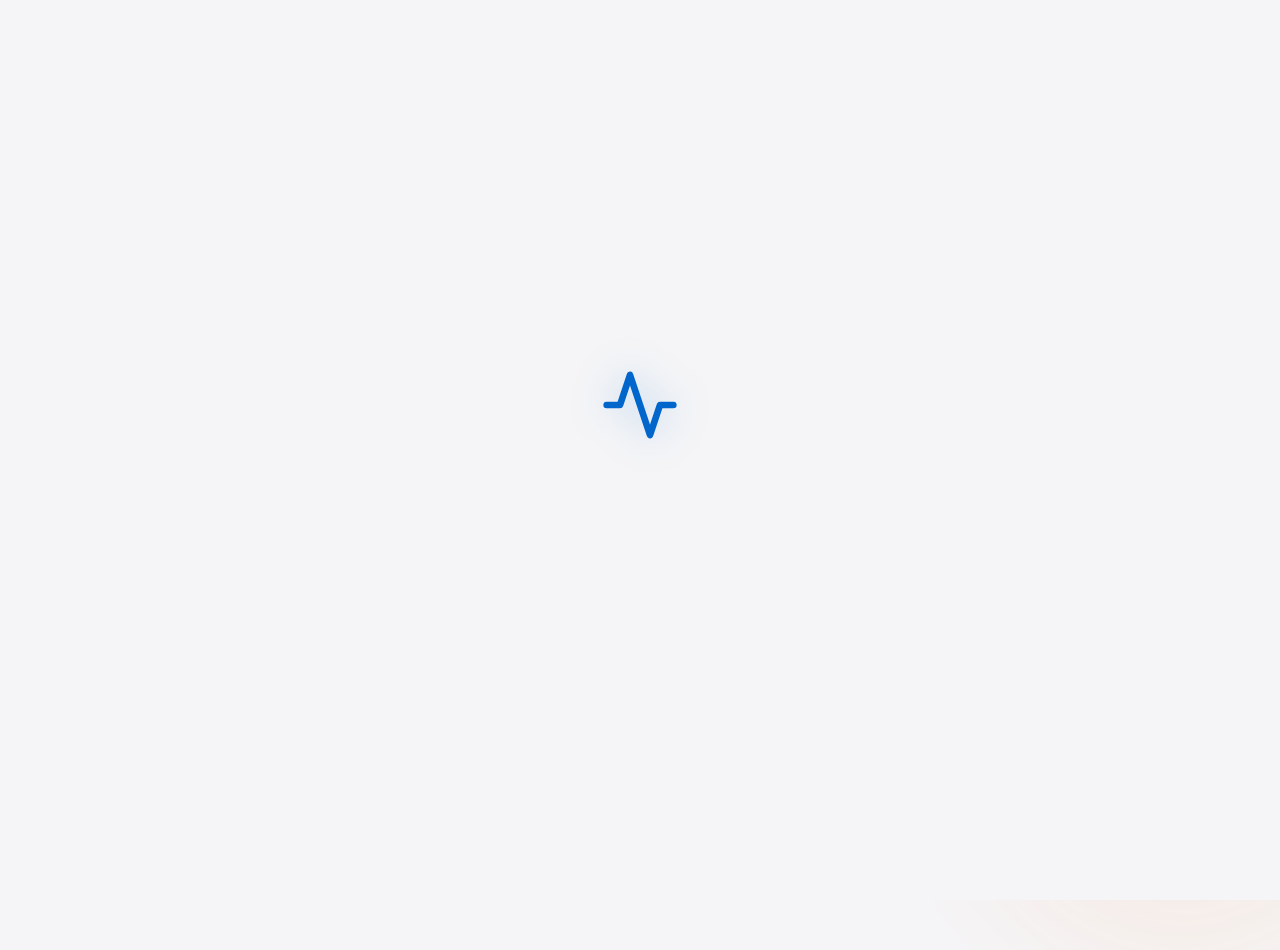
<file: Health/telehealth-auth/index.html>
<!DOCTYPE html>
<html lang="en">
<head>
    <meta charset="UTF-8">
    <meta name="viewport" content="width=device-width, initial-scale=1.0">
    <title>TeleHealth - Premium Telehealth</title>
    <link rel="stylesheet" href="styles.css">
</head>
<body>
    <!-- Splash Screen -->
    <div id="splashScreen" class="splash-screen">
        <div class="splash-content">
            <div class="splash-logo">
                <svg viewBox="0 0 24 24" width="80" height="80" stroke="currentColor" stroke-width="2" fill="none" stroke-linecap="round" stroke-linejoin="round">
                    <path d="M22 12h-4l-3 9L9 3l-3 9H2"></path>
                </svg>
            </div>
            <h1 class="splash-title">TeleHealth</h1>
        </div>
    </div>

    <!-- Abstract Background Elements -->
    <div class="background-shape shape-1"></div>
    <div class="background-shape shape-2"></div>
    <div class="background-shape shape-3"></div>

    <div class="app-container">
        <!-- Glassmorphism Card -->
        <div class="auth-card" id="authCard">
            <!-- Header Section -->
            <div class="auth-header">
                <div class="logo">
                    <svg viewBox="0 0 24 24" width="32" height="32" stroke="currentColor" stroke-width="2" fill="none" stroke-linecap="round" stroke-linejoin="round">
                        <path d="M22 12h-4l-3 9L9 3l-3 9H2"></path>
                    </svg>
                    <span>TeleHealth</span>
                </div>
            </div>

            <!-- Toggle Switch -->
            <div class="toggle-container">
                <div class="toggle-slider" id="toggleSlider"></div>
                <button class="toggle-btn active" id="btnSignIn" onclick="toggleForm('signin')">Sign In</button>
                <button class="toggle-btn" id="btnSignUp" onclick="toggleForm('signup')">Register</button>
            </div>

            <!-- Forms Wrapper (for animation) -->
            <div class="forms-wrapper" id="formsWrapper">
                
                <!-- Sign In Form -->
                <form class="auth-form" id="signInForm" onsubmit="event.preventDefault();">
                    <div class="text-center mb-6">
                        <h2>Welcome</h2>
                        <p class="subtitle">Enter your details to access your health portal.</p>
                    </div>

                    <div class="input-group">
                        <label for="signin-contact">Email or Mobile Number</label>
                        <input type="text" id="signin-contact" placeholder="name@example.com or +1234567890" required>
                    </div>

                    <div class="input-group">
                        <div class="label-row">
                            <label for="signin-password">Password</label>
                            <a href="#" class="forgot-link">Forgot password?</a>
                        </div>
                        <input type="password" id="signin-password" placeholder="••••••••" required>
                    </div>

                    <button type="submit" class="primary-button">
                        Sign In
                        <svg viewBox="0 0 24 24" width="16" height="16" stroke="currentColor" stroke-width="2" fill="none" class="btn-icon">
                            <line x1="5" y1="12" x2="19" y2="12"></line>
                            <polyline points="12 5 19 12 12 19"></polyline>
                        </svg>
                    </button>

                </form>

                <!-- Sign Up Form -->
                <form class="auth-form" id="signUpForm" onsubmit="event.preventDefault();">
                    <div class="text-center mb-6">
                        <h2>Create an account</h2>
                        <p class="subtitle">Join TeleHealth for premium medical care.</p>
                    </div>

                    <div class="form-row">
                        <div class="input-group">
                            <label for="signup-fname">First Name</label>
                            <input type="text" id="signup-fname" placeholder="First Name" required>
                        </div>
                        <div class="input-group">
                            <label for="signup-lname">Last Name</label>
                            <input type="text" id="signup-lname" placeholder="Last Name" required>
                        </div>
                    </div>

                    <div class="input-group">
                        <label for="signup-contact">Email or Mobile Number</label>
                        <input type="text" id="signup-contact" placeholder="name@example.com or +1234567890" required>
                    </div>
                    
                    <div class="input-group">
                        <label>I am a...</label>
                        <div class="role-selector">
                            <label class="role-card">
                                <input type="radio" name="role" value="patient" checked>
                                <span class="role-content">
                                    <svg viewBox="0 0 24 24" width="20" height="20" stroke="currentColor" stroke-width="2" fill="none">
                                        <path d="M20 21v-2a4 4 0 0 0-4-4H8a4 4 0 0 0-4 4v2"></path>
                                        <circle cx="12" cy="7" r="4"></circle>
                                    </svg>
                                    Patient
                                </span>
                            </label>
                            <label class="role-card">
                                <input type="radio" name="role" value="doctor">
                                <span class="role-content">
                                    <svg viewBox="0 0 24 24" width="20" height="20" stroke="currentColor" stroke-width="2" fill="none">
                                        <path d="M20 10c0 6-8 12-8 12s-8-6-8-12a8 8 0 0 1 16 0Z"></path>
                                        <circle cx="12" cy="10" r="3"></circle>
                                    </svg>
                                    Doctor
                                </span>
                            </label>
                        </div>
                    </div>

                    <div class="input-group">
                        <label for="signup-password">Password</label>
                        <input type="password" id="signup-password" placeholder="Create a strong password" required>
                        <div class="password-strength">
                            <div class="strength-bar" id="strengthBar"></div>
                        </div>
                    </div>

                    <button type="submit" class="primary-button mt-4">
                        Create Account
                        <svg viewBox="0 0 24 24" width="16" height="16" stroke="currentColor" stroke-width="2" fill="none" class="btn-icon">
                            <line x1="5" y1="12" x2="19" y2="12"></line>
                            <polyline points="12 5 19 12 12 19"></polyline>
                        </svg>
                    </button>
                    <p class="terms-text mt-4">By registering, you agree to our <a href="#">Terms of Service</a> and <a href="#">Privacy Policy</a>.</p>
                </form>

            </div>
        </div>
    </div>

    <script src="script.js"></script>
</body>
</html>
</file>
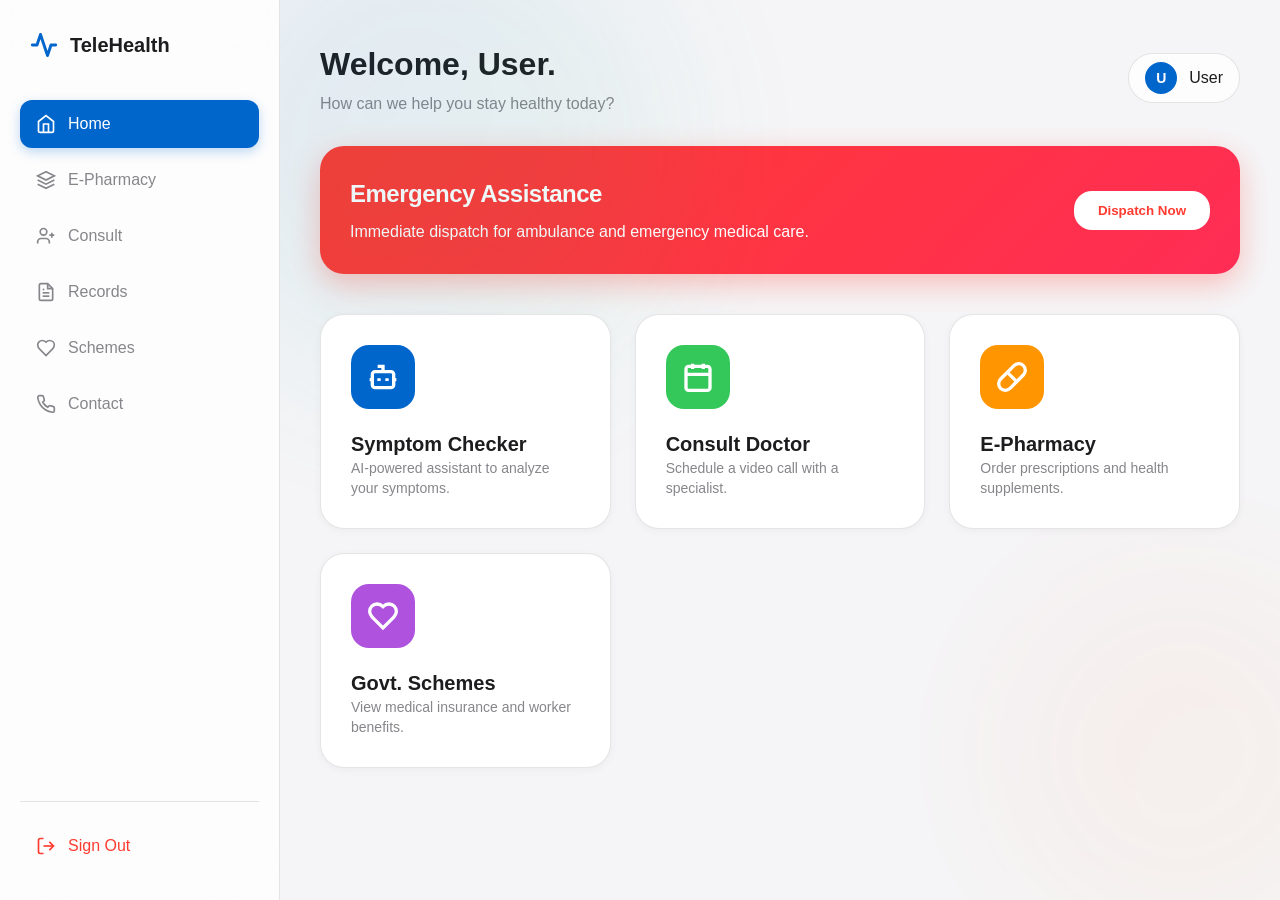
<file: Health/telehealth-auth/dashboard.html>
<!DOCTYPE html>
<html lang="en">
<head>
    <meta charset="UTF-8">
    <meta name="viewport" content="width=device-width, initial-scale=1.0">
    <title>TeleHealth - Dashboard</title>
    <link rel="stylesheet" href="styles.css">
</head>
<body class="dashboard-root">
    
    <!-- Sidebar Navigation -->
    <aside class="sidebar">
        <div class="sidebar-logo">
            <svg viewBox="0 0 24 24" width="28" height="28" stroke="currentColor" stroke-width="2.5" fill="none" stroke-linecap="round" stroke-linejoin="round" style="color: var(--apple-blue);">
                <path d="M22 12h-4l-3 9L9 3l-3 9H2"></path>
            </svg>
            <span>TeleHealth</span>
        </div>

        <ul class="nav-links">
            <li class="nav-item">
                <div class="nav-link active" onclick="switchTab('home')">
                    <svg viewBox="0 0 24 24" width="20" height="20" stroke="currentColor" stroke-width="2" fill="none">
                        <path d="m3 9 9-7 9 7v11a2 2 0 0 1-2 2H5a2 2 0 0 1-2-2z"></path>
                        <polyline points="9 22 9 12 15 12 15 22"></polyline>
                    </svg>
                    <span class="nav-text">Home</span>
                </div>
            </li>
            <li class="nav-item">
                <div class="nav-link" onclick="showTab('pharmacy')">
                    <svg viewBox="0 0 24 24" width="20" height="20" stroke="currentColor" stroke-width="2" fill="none"><path d="M12 2L2 7l10 5 10-5-10-5zM2 17l10 5 10-5M2 12l10 5 10-5"></path></svg>
                    <span class="nav-text">E-Pharmacy</span>
                </div>
            </li>
            <li class="nav-item">
                <div class="nav-link" onclick="showTab('consult')">
                    <svg viewBox="0 0 24 24" width="20" height="20" stroke="currentColor" stroke-width="2" fill="none">
                        <path d="M16 21v-2a4 4 0 0 0-4-4H6a4 4 0 0 0-4 4v2"></path>
                        <circle cx="9" cy="7" r="4"></circle>
                        <path d="M19 8v6M22 11h-6"></path>
                    </svg>
                    <span class="nav-text">Consult</span>
                </div>
            </li>
            <li class="nav-item">
                <div class="nav-link" onclick="showTab('records')">
                    <svg viewBox="0 0 24 24" width="20" height="20" stroke="currentColor" stroke-width="2" fill="none">
                        <path d="M14 2H6a2 2 0 0 0-2 2v16a2 2 0 0 0 2 2h12a2 2 0 0 0 2-2V8z"></path>
                        <polyline points="14 2 14 8 20 8"></polyline>
                        <line x1="16" y1="13" x2="8" y2="13"></line>
                        <line x1="16" y1="17" x2="8" y2="17"></line>
                        <polyline points="10 9 9 9 8 9"></polyline>
                    </svg>
                    <span class="nav-text">Records</span>
                </div>
            </li>
            <li class="nav-item">
                <div class="nav-link" onclick="showTab('schemes')">
                    <svg viewBox="0 0 24 24" width="20" height="20" stroke="currentColor" stroke-width="2" fill="none">
                        <path d="M19 14c1.49-1.46 3-3.21 3-5.5A5.5 5.5 0 0 0 16.5 3c-1.76 0-3 .5-4.5 2-1.5-1.5-2.74-2-4.5-2A5.5 5.5 0 0 0 2 8.5c0 2.3 1.5 4.05 3 5.5l7 7Z"></path>
                    </svg>
                    <span class="nav-text">Schemes</span>
                </div>
            </li>
            <li class="nav-item">
                <div class="nav-link" onclick="openModal('ivrModal')">
                    <svg viewBox="0 0 24 24" width="20" height="20" stroke="currentColor" stroke-width="2" fill="none">
                        <path d="M22 16.92v3a2 2 0 0 1-2.18 2 19.79 19.79 0 0 1-8.63-3.07 19.5 19.5 0 0 1-6-6 19.79 19.79 0 0 1-3.07-8.67A2 2 0 0 1 4.11 2h3a2 2 0 0 1 2 1.72 12.84 12.84 0 0 0 .7 2.81 2 2 0 0 1-.45 2.11L8.09 9.91a16 16 0 0 0 6 6l1.27-1.27a2 2 0 0 1 2.11-.45 12.84 12.84 0 0 0 2.81.7A2 2 0 0 1 22 16.92z"></path>
                    </svg>
                    <span class="nav-text">Contact</span>
                </div>
            </li>
        </ul>

        <div class="sidebar-footer">
            <div class="nav-link" style="color: var(--apple-red);" onclick="logout()">
                <svg viewBox="0 0 24 24" width="20" height="20" stroke="currentColor" stroke-width="2" fill="none">
                    <path d="M9 21H5a2 2 0 0 1-2-2V5a2 2 0 0 1 2-2h4"></path>
                    <polyline points="16 17 21 12 16 7"></polyline>
                    <line x1="21" y1="12" x2="9" y2="12"></line>
                </svg>
                <span class="nav-text">Sign Out</span>
            </div>
        </div>
    </aside>

    <!-- Main Content Area -->
    <main class="main-content">
        <!-- Background Abstract Shapes (Local to Main Content) -->
        <div class="background-shape shape-1" style="opacity: 0.3;"></div>
        <div class="background-shape shape-2" style="opacity: 0.3;"></div>

        <div id="contentRouter">
            <!-- Home Section (Default) -->
            <div id="homeSection" class="router-section view-standard">
                <div class="header-row">
                    <div class="welcome-section">
                        <h1 id="welcomeUser">Welcome, User.</h1>
                        <p id="dashboardSubtitle">How can we help you stay healthy today?</p>
                    </div>
                    <div class="user-badge">
                        <div class="user-avatar" id="avatarInitial">U</div>
                        <span id="userNameBadge">User</span>
                    </div>
                </div>

                <!-- Emergency Dispatch Widget -->
                <div class="emergency-widget">
                    <div class="emergency-info">
                        <h2>Emergency Assistance</h2>
                        <p>Immediate dispatch for ambulance and emergency medical care.</p>
                    </div>
                    <button class="emergency-btn" onclick="triggerSOS()">Dispatch Now</button>
                </div>

                <!-- Feature Launcher Grid -->
                <div class="launcher-grid" id="standardGrid">
                    <!-- Cards will be injected by JS or hardcoded for speed -->
                    <div class="app-card" onclick="activeFeature('chat')">
                        <div class="app-icon-wrapper" style="background: var(--apple-blue);">
                            <svg viewBox="0 0 24 24" width="32" height="32" stroke="currentColor" stroke-width="2.5" fill="none"><path d="M12 8V4H8"></path><rect width="16" height="12" x="4" y="8" rx="2"></rect><path d="M2 14h2M20 14h2M15 13v2M9 13v2"></path></svg>
                        </div>
                        <div class="app-info">
                            <h3>Symptom Checker</h3>
                            <p>AI-powered assistant to analyze your symptoms.</p>
                        </div>
                    </div>
                    <div class="app-card" onclick="activeFeature('doctor')">
                        <div class="app-icon-wrapper" style="background: var(--apple-green);">
                            <svg viewBox="0 0 24 24" width="32" height="32" stroke="currentColor" stroke-width="2.5" fill="none"><rect width="18" height="18" x="3" y="4" rx="2" ry="2"></rect><line x1="16" y1="2" x2="16" y2="6"></line><line x1="8" y1="2" x2="8" y2="6"></line><line x1="3" y1="10" x2="21" y2="10"></line></svg>
                        </div>
                        <div class="app-info">
                            <h3>Consult Doctor</h3>
                            <p>Schedule a video call with a specialist.</p>
                        </div>
                    </div>
                    <div class="app-card" onclick="activeFeature('pharmacy')">
                        <div class="app-icon-wrapper" style="background: var(--apple-orange);">
                            <svg viewBox="0 0 24 24" width="32" height="32" stroke="currentColor" stroke-width="2.5" fill="none"><path d="m10.5 20.5 10-10a4.95 4.95 0 1 0-7-7l-10 10a4.95 4.95 0 1 0 7 7Z"></path><path d="m8.5 8.5 7 7"></path></svg>
                        </div>
                        <div class="app-info">
                            <h3>E-Pharmacy</h3>
                            <p>Order prescriptions and health supplements.</p>
                        </div>
                    </div>
                    <div class="app-card" onclick="activeFeature('schemes')">
                        <div class="app-icon-wrapper" style="background: #af52de;">
                            <svg viewBox="0 0 24 24" width="32" height="32" stroke="currentColor" stroke-width="2.5" fill="none"><path d="M19 14c1.49-1.46 3-3.21 3-5.5A5.5 5.5 0 0 0 16.5 3c-1.76 0-3 .5-4.5 2-1.5-1.5-2.74-2-4.5-2A5.5 5.5 0 0 0 2 8.5c0 2.3 1.5 4.05 3 5.5l7 7Z"></path></svg>
                        </div>
                        <div class="app-info">
                            <h3>Govt. Schemes</h3>
                            <p>View medical insurance and worker benefits.</p>
                        </div>
                    </div>
                </div>

                <!-- Simple Mode Grid (Hidden by default) -->
                <div class="simple-mode-container" id="simpleGrid" style="display: none;">
                    <div class="simple-grid">
                        <div class="simple-app-card" style="background: var(--apple-blue);" onclick="activeFeature('voice')">
                            <svg viewBox="0 0 24 24" stroke="currentColor" stroke-width="2" fill="none"><path d="M12 2a3 3 0 0 0-3 3v7a3 3 0 0 0 6 0V5a3 3 0 0 0-3-3Z"></path><path d="M19 10v1a7 7 0 0 1-14 0v-1"></path><line x1="12" y1="19" x2="12" y2="22"></line></svg>
                            <span>TALK TO AI</span>
                        </div>
                        <div class="simple-app-card" style="background: var(--apple-green);" onclick="activeFeature('doctor')">
                            <svg viewBox="0 0 24 24" stroke="currentColor" stroke-width="2" fill="none"><path d="M16 21v-2a4 4 0 0 0-4-4H6a4 4 0 0 0-4 4v2"></path><circle cx="9" cy="7" r="4"></circle><line x1="19" y1="8" x2="19" y2="14"></line><line x1="22" y1="11" x2="16" y2="11"></line></svg>
                            <span>SEE DOCTOR</span>
                        </div>
                        <div class="simple-app-card" style="background: var(--apple-red);" onclick="triggerSOS()">
                            <svg viewBox="0 0 24 24" stroke="currentColor" stroke-width="2" fill="none"><path d="M15 14c.2-1 .7-1.7 1.5-2.5 1-.9 1.5-2.2 1.5-3.5A5 5 0 0 0 8 8c0 1.3.5 2.6 1.5 3.5.8.8 1.3 1.5 1.5 2.5"></path><path d="M9 18h6"></path><path d="M10 22h4"></path></svg>
                            <span>EMERGENCY</span>
                        </div>
                        <div class="simple-app-card" style="background: var(--apple-orange);" onclick="activeFeature('pharmacy')">
                            <svg viewBox="0 0 24 24" stroke="currentColor" stroke-width="2" fill="none"><path d="m10.5 20.5 10-10a4.95 4.95 0 1 0-7-7l-10 10a4.95 4.95 0 1 0 7 7Z"></path><path d="m8.5 8.5 7 7"></path></svg>
                            <span>MEDICINES</span>
                        </div>
                    </div>
                </div>
            </div>

            <!-- Consult Section -->
            <div id="consultSection" class="router-section" style="display: none;">
                <div class="section-header">
                    <h2 id="consultTitle">Consultations</h2>
                    <button class="primary-button" style="width: auto; padding: 8px 16px; font-size: 14px;" id="consultActionBtn">New Booking</button>
                </div>
                
                <div id="consultContent">
                    <!-- Dynamic Content -->
                    <div class="appointment-card">
                        <div class="time-slot">09:00 AM</div>
                        <div class="data-main">
                            <div class="data-title" id="consultSub1">General Checkup</div>
                            <div class="data-sub" id="consultSub2">Dr. Smith - Main Hospital</div>
                        </div>
                        <span class="badge badge-info">Confirmed</span>
                    </div>
                </div>
            </div>

            <!-- Records Section -->
            <div id="recordsSection" class="router-section" style="display: none;">
                <div class="section-header">
                    <h2 id="recordsTitle">Medical Records</h2>
                    <input type="file" id="recordUpload" style="display: none;" onchange="uploadRecord(this)">
                    <button class="primary-button" style="width: auto; padding: 8px 16px; font-size: 14px;" id="uploadBtn" onclick="document.getElementById('recordUpload').click()">Upload Document</button>
                </div>
                
                <div class="data-list" id="recordsList">
                    <!-- Dynamic Records -->
                    <div style="text-align: center; padding: 40px; color: var(--sys-text-secondary);">
                        Loading records...
                    </div>
                </div>
            </div>


            <!-- E-Pharmacy Section -->
            <div id="pharmacySection" class="router-section" style="display: none;">
                <div class="section-header">
                    <h2>E-Pharmacy & AI Analysis</h2>
                    <input type="file" id="prescriptionUpload" style="display: none;" onchange="analyzePrescription(this)">
                    <button class="primary-button" style="width: auto; padding: 8px 16px; font-size: 14px;" onclick="document.getElementById('prescriptionUpload').click()">Upload Prescription</button>
                </div>

                <div class="standard-grid" style="grid-template-columns: 1fr 1fr; gap: 20px;">
                    <!-- Analysis Result -->
                    <div class="card glass-card">
                        <h3>AI Prescription Analysis</h3>
                        <div id="analysisResult" style="margin-top: 15px;">
                            <p style="color: var(--sys-text-secondary);">Upload a prescription to see AI analysis here.</p>
                        </div>
                        <button class="primary-button" id="askAiBtn" style="margin-top: 20px; display: none;" onclick="openPharmacyChat()">Ask AI about Medicines</button>
                    </div>

                    <!-- Nearby Pharmacies -->
                    <div class="card">
                        <div style="display: flex; justify-content: space-between; align-items: center;">
                            <h3>Nearby Pharmacies</h3>
                            <span id="locationBadge" style="font-size: 10px; padding: 4px 8px; border-radius: 12px; background: rgba(52, 199, 89, 0.1); color: var(--apple-green);">Live Location Off</span>
                        </div>
                        <div class="data-list" id="pharmacyList" style="margin-top: 15px;">
                            <div style="text-align: center; padding: 20px; color: var(--sys-text-secondary);">
                                Enable location to find pharmacies.
                            </div>
                        </div>
                    </div>
                </div>
            </div>

            <!-- Schemes Section -->
            <div id="schemesSection" class="router-section" style="display: none;">
                <div class="section-header">
                    <h2>Govt. Health Schemes</h2>
                    <span class="badge badge-info shadow-none" style="background: rgba(0, 122, 255, 0.1); color: var(--apple-blue); font-size: 11px; display: flex; align-items: center; gap: 5px;">
                         Powered by OpenAI
                    </span>
                </div>
                
                <div id="schemesGrid" class="data-list" style="display: grid; grid-template-columns: repeat(auto-fit, minmax(280px, 1fr)); gap: 20px;">
                    <!-- AI Schemes will be injected here -->
                    <div style="grid-column: 1/-1; text-align: center; padding: 40px;">
                        <div class="loading-spinner"></div>
                        <p style="color: var(--sys-text-secondary); margin-top: 15px;">Fetching latest schemes from AI...</p>
                    </div>
                </div>
            </div>
        </div>
    </main>

    <!-- AI Symptom Checker Modal -->
    <div id="aiModal" class="modal-overlay">
        <div class="modal-content">
            <div class="modal-header">
                <div style="display: flex; align-items: center; gap: 10px;">
                    <svg viewBox="0 0 24 24" width="24" height="24" stroke="currentColor" stroke-width="2" fill="none" style="color: var(--apple-blue);">
                        <path d="M12 8V4H8"></path><rect width="16" height="12" x="4" y="8" rx="2"></rect><path d="M2 14h2M20 14h2M15 13v2M9 13v2"></path>
                    </svg>
                    <h3 style="font-weight: 700;">AI Symptom Checker</h3>
                </div>
                <button onclick="closeModal('aiModal')" style="background: none; border: none; font-size: 24px; cursor: pointer;">&times;</button>
            </div>
            <div class="chat-messages" id="chatMessages">
                <div class="message ai">Hello! I'm your TeleHealth AI assistant. How are you feeling today? Please describe your symptoms.</div>
            </div>
            <div class="chat-input-area">
                <input type="text" id="chatInput" class="chat-input" placeholder="Type your symptoms here..." onkeypress="handleChatKey(event)">
                <button class="send-btn" onclick="sendMessage()">
                    <svg viewBox="0 0 24 24" width="20" height="20" stroke="currentColor" stroke-width="2.5" fill="none"><line x1="22" y1="2" x2="11" y2="13"></line><polygon points="22 2 15 22 11 13 2 9 22 2"></polygon></svg>
                </button>
            </div>
        </div>
    </div>

    <!-- Alert Modal (for SOS/Emergency) -->
    <div id="sosModal" class="modal-overlay">
        <div class="modal-content" style="height: auto; max-width: 450px; text-align: center; padding: 40px;">
            <div style="color: var(--apple-red); margin-bottom: 20px;">
                <svg viewBox="0 0 24 24" width="80" height="80" stroke="currentColor" stroke-width="2" fill="none"><path d="M10.29 3.86L1.82 18a2 2 0 0 0 1.71 3h16.94a2 2 0 0 0 1.71-3L13.71 3.86a2 2 0 0 0-3.42 0z"></path><line x1="12" y1="9" x2="12" y2="13"></line><line x1="12" y1="17" x2="12.01" y2="17"></line></svg>
            </div>
            <h2 style="font-size: 28px; font-weight: 700; color: var(--apple-red);">SOS Triggered</h2>
            <p style="margin: 20px 0; font-size: 16px; color: var(--sys-text-secondary);">An emergency dispatch request has been sent to the nearest hospital. A medical team is being routed to your location.</p>
            <div style="background: #fff3f2; border: 1px solid #ffccca; padding: 15px; border-radius: var(--radius-md); margin-bottom: 30px;">
                <p style="font-weight: 700; color: var(--apple-red);">Estimated Response: 8-12 mins</p>
            </div>
            <button class="primary-button" onclick="closeModal('sosModal')">Understood</button>
        </div>
    </div>

    <!-- IVR Simulated Dialer Modal -->
    <div class="modal-overlay" id="ivrModal">
        <div class="modal-content ivr-modal-content">
            <div class="ivr-header">
                <h2>TeleHealth Support</h2>
                <p id="ivrStatus" class="connected">0:00</p>
            </div>
            
            <div class="ivr-display" id="ivrDisplay">
                Language Selection
            </div>

            <!-- Authentic In-Call Controls Row -->
            <div class="ivr-incall-controls">
                <div class="control-item">
                    <button class="control-btn" onclick="toggleIvrControl(this, 'mute')">
                        <svg viewBox="0 0 24 24" width="22" height="22" stroke="currentColor" stroke-width="2" fill="none"><path d="M12 1a3 3 0 0 0-3 3v8a3 3 0 0 0 6 0V4a3 3 0 0 0-3-3z"></path><path d="M19 10v1a7 7 0 0 1-14 0v-1"></path><line x1="12" y1="19" x2="12" y2="23"></line><line x1="8" y1="23" x2="16" y2="23"></line></svg>
                    </button>
                    <span class="control-label">mute</span>
                </div>
                <div class="control-item">
                    <button class="control-btn active" onclick="toggleIvrControl(this, 'keypad')">
                        <svg viewBox="0 0 24 24" width="22" height="22" stroke="currentColor" stroke-width="2" fill="none"><rect x="3" y="3" width="7" height="7"></rect><rect x="14" y="3" width="7" height="7"></rect><rect x="14" y="14" width="7" height="7"></rect><rect x="3" y="14" width="7" height="7"></rect></svg>
                    </button>
                    <span class="control-label">keypad</span>
                </div>
                <div class="control-item">
                    <button class="control-btn" onclick="toggleIvrControl(this, 'speaker')">
                        <svg viewBox="0 0 24 24" width="22" height="22" stroke="currentColor" stroke-width="2" fill="none"><polygon points="11 5 6 9 2 9 2 15 6 15 11 19 11 5"></polygon><path d="M19.07 4.93a10 10 0 0 1 0 14.14M15.54 8.46a5 5 0 0 1 0 7.07"></path></svg>
                    </button>
                    <span class="control-label">speaker</span>
                </div>
                <div class="control-item">
                    <button class="control-btn" onclick="toggleIvrControl(this, 'add')">
                        <svg viewBox="0 0 24 24" width="22" height="22" stroke="currentColor" stroke-width="2" fill="none"><line x1="12" y1="5" x2="12" y2="19"></line><line x1="5" y1="12" x2="19" y2="12"></line></svg>
                    </button>
                    <span class="control-label">add call</span>
                </div>
                <div class="control-item">
                    <button class="control-btn" onclick="toggleIvrControl(this, 'video')">
                        <svg viewBox="0 0 24 24" width="22" height="22" stroke="currentColor" stroke-width="2" fill="none"><polygon points="23 7 16 12 23 17 23 7"></polygon><rect x="1" y="5" width="15" height="14" rx="2" ry="2"></rect></svg>
                    </button>
                    <span class="control-label">FaceTime</span>
                </div>
                <div class="control-item">
                    <button class="control-btn" onclick="toggleIvrControl(this, 'contacts')">
                        <svg viewBox="0 0 24 24" width="22" height="22" stroke="currentColor" stroke-width="2" fill="none"><path d="M20 21v-2a4 4 0 0 0-4-4H8a4 4 0 0 0-4 4v2"></path><circle cx="12" cy="7" r="4"></circle></svg>
                    </button>
                    <span class="control-label">contacts</span>
                </div>
            </div>

            <div class="dialpad" id="ivrDialpad">
                <button class="dial-btn" onclick="ivrPress('1')">1<span class="letters"> </span></button>
                <button class="dial-btn" onclick="ivrPress('2')">2<span class="letters">ABC</span></button>
                <button class="dial-btn" onclick="ivrPress('3')">3<span class="letters">DEF</span></button>
                <button class="dial-btn" onclick="ivrPress('4')">4<span class="letters">GHI</span></button>
                <button class="dial-btn" onclick="ivrPress('5')">5<span class="letters">JKL</span></button>
                <button class="dial-btn" onclick="ivrPress('6')">6<span class="letters">MNO</span></button>
                <button class="dial-btn" onclick="ivrPress('7')">7<span class="letters">PQRS</span></button>
                <button class="dial-btn" onclick="ivrPress('8')">8<span class="letters">TUV</span></button>
                <button class="dial-btn" onclick="ivrPress('9')">9<span class="letters">WXYZ</span></button>
                <button class="dial-btn" onclick="ivrPress('*')">*</button>
                <button class="dial-btn" onclick="ivrPress('0')">0<span class="letters">+</span></button>
                <button class="dial-btn" onclick="ivrPress('#')">#</button>
            </div>

            <div class="ivr-bottom-controls">
                <button class="end-call-btn" onclick="endIvrCall()">
                    <svg viewBox="0 0 24 24" width="32" height="32" fill="white">
                        <path d="M6.62 10.79a15.05 15.05 0 006.59 6.59l2.2-2.2c.27-.27.67-.36 1.02-.24 1.12.37 2.33.57 3.57.57.55 0 1 .45 1 1V20c0 .55-.45 1-1 1-9.39 0-17-7.61-17-17 0-.55.45-1 1-1h3.5c.55 0 1 .45 1 1 0 1.25.2 2.45.57 3.57.11.35.03.74-.25 1.02l-2.2 2.2z" transform="rotate(135 12 12)"/>
                    </svg>
                </button>
            </div>
        </div>
    </div>

    </main>

    <script src="script.js"></script>
    <script>
        let currentMode = 'standard';
        let userRole = 'patient';
        let userId = 1;

        document.addEventListener('DOMContentLoaded', () => {
            const urlParams = new URLSearchParams(window.location.search);
            const name = urlParams.get('name') || 'User';
            userRole = urlParams.get('role') || 'patient';
            userId = urlParams.get('userId') || 1;
            
            document.getElementById('welcomeUser').textContent = `Welcome, ${name}.`;
            document.getElementById('userNameBadge').textContent = name;
            document.getElementById('avatarInitial').textContent = name.charAt(0).toUpperCase();

            // Setup Role-Based UI
            setupRoleUI();

            // Subtle intro animation
            const container = document.querySelector('.main-content');
            container.style.opacity = '0';
            container.style.transform = 'translateY(10px)';
            container.style.transition = 'all 0.5s ease-out';
            
            setTimeout(() => {
                container.style.opacity = '1';
                container.style.transform = 'translateY(0)';
            }, 100);
        });

        function setupRoleUI() {
            const consultTitle = document.getElementById('consultTitle');
            const consultActionBtn = document.getElementById('consultActionBtn');
            const consultContent = document.getElementById('consultContent');
            const recordsList = document.getElementById('recordsList');

            if (userRole === 'doctor') {
                consultTitle.textContent = "My Appointments";
                consultActionBtn.textContent = "Manage Availability";
                consultContent.innerHTML = `
                    <div class="appointment-card">
                        <div class="time-slot">10:30 AM</div>
                        <div class="data-main">
                            <div class="data-title">Rahul Sharma</div>
                            <div class="data-sub">Consultation • Patient ID: #8822</div>
                        </div>
                        <button class="primary-button" style="width: auto; padding: 6px 12px; font-size: 12px; background: var(--apple-green);">Start Call</button>
                    </div>
                `;
                recordsList.innerHTML = `
                    <div style="text-align: center; padding: 40px; color: var(--sys-text-secondary);">
                        Click to view patient history
                    </div>
                `;
                document.getElementById('uploadBtn').style.display = 'none';
                document.getElementById('recordsTitle').textContent = "Patient Health Records";
            } else {
                // Patient defaults stay or get reinforced
                consultTitle.textContent = "Book Consultation";
                consultActionBtn.textContent = "Find Doctors";
                document.getElementById('uploadBtn').style.display = 'block';
                document.getElementById('recordsTitle').textContent = "Medical Records";
            }
        }

        function showTab(tabId) {
            document.querySelectorAll('.nav-link').forEach(link => link.classList.remove('active'));
            const activeLink = document.querySelector(`[onclick="showTab('${tabId}')"]`);
            if (activeLink) activeLink.classList.add('active');

            const sections = ['homeSection', 'consultSection', 'recordsSection', 'schemesSection', 'pharmacySection'];
            sections.forEach(id => {
                const el = document.getElementById(id);
                if (el) el.style.display = (id === tabId + 'Section') ? 'block' : 'none';
            });

            if (tabId === 'records') {
                loadRecords();
            }
            
            if (tabId === 'pharmacy') {
                initPharmacy();
            }

            if (tabId === 'schemes') {
                loadSchemes();
            }
        }

        async function loadSchemes() {
            const grid = document.getElementById('schemesGrid');
            try {
                const response = await fetch('/api/schemes', { method: 'GET' });
                const data = await response.json();
                
                if (data.schemes) {
                    grid.innerHTML = data.schemes.map(s => `
                        <div class="app-card" style="padding: 24px; height: auto; flex-direction: column; align-items: flex-start; gap: 12px;">
                            <div class="badge badge-info shadow-none" style="margin-bottom: 5px;">Health Policy</div>
                            <h3 style="font-size: 18px; margin: 0;">${s.name}</h3>
                            <p style="font-size: 14px; margin: 0; opacity: 0.8; line-height: 1.5;">${s.desc}</p>
                            <button class="primary-button" style="width: auto; padding: 10px 15px; font-size: 13px; margin-top: 5px;" onclick="alert('Proceeding to ${s.name} portal...')">Apply Now</button>
                        </div>
                    `).join('');
                }
            } catch (err) {
                grid.innerHTML = `<p style="color: var(--apple-red); padding: 20px;">Failed to load schemes. Please try again later.</p>`;
            }
        }

        async function loadRecords() {
            const list = document.getElementById('recordsList');
            try {
                const response = await fetch('/api/get-records', {
                    method: 'POST',
                    body: JSON.stringify({ userId, role: userRole })
                });
                const data = await response.json();
                
                if (data.records && data.records.length > 0) {
                    list.innerHTML = data.records.map(r => `
                        <div class="data-row" onclick="window.open('${r.file_path}', '_blank')">
                            <div style="margin-right: 15px; color: var(--apple-blue);">
                                <svg viewBox="0 0 24 24" width="24" height="24" stroke="currentColor" stroke-width="2" fill="none">
                                    <path d="M14 2H6a2 2 0 0 0-2 2v16a2 2 0 0 0 2 2h12a2 2 0 0 0 2-2V8z"></path>
                                    <polyline points="14 2 14 8 20 8"></polyline>
                                </svg>
                            </div>
                            <div class="data-main">
                                <div class="data-title">${r.file_name}</div>
                                <div class="data-sub">${userRole === 'doctor' ? 'Patient: ' + r.patient_name : 'Uploaded on ' + new Date(r.upload_date).toLocaleDateString()}</div>
                            </div>
                            <svg viewBox="0 0 24 24" width="20" height="20" stroke="currentColor" stroke-width="2" fill="none" style="color: var(--sys-text-secondary);">
                                <polyline points="9 18 15 12 9 6"></polyline>
                            </svg>
                        </div>
                    `).join('');
                } else {
                    list.innerHTML = `<div style="text-align: center; padding: 40px; color: var(--sys-text-secondary);">No medical records found.</div>`;
                }
            } catch (err) {
                list.innerHTML = `<p style="color: var(--apple-red); padding: 20px;">Error loading records.</p>`;
            }
        }

        async function uploadRecord(input) {
            if (!input.files || input.files.length === 0) return;
            const file = input.files[0];
            
            const uploadBtn = document.getElementById('uploadBtn');
            const originalText = uploadBtn.textContent;
            uploadBtn.textContent = "Uploading...";
            uploadBtn.disabled = true;

            try {
                const response = await fetch('/api/upload-record', {
                    method: 'POST',
                    body: file
                });
                
                if (response.ok) {
                    alert('Document uploaded successfully!');
                    loadRecords();
                } else {
                    alert('Upload failed.');
                }
            } catch (err) {
                alert('Connection error during upload.');
            } finally {
                uploadBtn.textContent = originalText;
                uploadBtn.disabled = false;
                input.value = '';
            }
        }

        async function initPharmacy() {
            if ("geolocation" in navigator) {
                navigator.geolocation.getCurrentPosition(async (position) => {
                    const { latitude, longitude } = position.coords;
                    document.getElementById('locationBadge').textContent = "Live Location On";
                    loadNearbyPharmacies(latitude, longitude);
                }, (err) => {
                    console.log("Location denied", err);
                    loadNearbyPharmacies(18.5204, 73.8567); // Demo fallback (Pune)
                });
            }
        }

        async function loadNearbyPharmacies(lat, lng) {
            const list = document.getElementById('pharmacyList');
            try {
                const response = await fetch('/api/nearby-pharmacies', {
                    method: 'POST',
                    body: JSON.stringify({ lat, lng })
                });
                const data = await response.json();
                
                list.innerHTML = data.pharmacies.map(p => `
                    <div class="data-row">
                        <div class="data-main">
                            <div class="data-title">${p.name}</div>
                            <div class="data-sub">${p.dist} • ${p.address}</div>
                        </div>
                        <div style="text-align: right;">
                            <span class="badge ${p.stock === 'In Stock' ? 'badge-success' : 'badge-warning'}">${p.stock}</span>
                            <div style="font-size: 10px; color: var(--apple-blue); margin-top: 4px;">Call Pharmacy</div>
                        </div>
                    </div>
                `).join('');
            } catch (err) {
                list.innerHTML = `<p style="color: var(--apple-red);">Error loading pharmacies.</p>`;
            }
        }

        async function analyzePrescription(input) {
            const resultDiv = document.getElementById('analysisResult');
            resultDiv.innerHTML = '<div class="loading-spinner"></div><p style="text-align:center">AI Analysis in progress...</p>';
            
            try {
                const response = await fetch('/api/analyze-prescription', {
                    method: 'POST',
                    body: input.files[0]
                });
                const data = await response.json();
                
                resultDiv.innerHTML = `
                    <div style="background: rgba(0,122,255,0.05); padding: 15px; border-radius: 12px; margin-bottom: 15px;">
                        <div style="font-weight: 600; font-size: 14px; margin-bottom: 10px; color: var(--apple-blue);">Detected Medications:</div>
                        ${data.medicines.map(m => `
                            <div style="display: flex; justify-content: space-between; border-bottom: 1px solid rgba(0,0,0,0.05); padding: 8px 0;">
                                <span style="font-weight: 500;">${m.name} (${m.dosage})</span>
                                <span style="font-size: 12px; color: var(--sys-text-secondary);">${m.freq}</span>
                            </div>
                        `).join('')}
                    </div>
                    <p style="font-size: 12px; font-style: italic; color: var(--apple-green);">${data.note}</p>
                `;
                document.getElementById('askAiBtn').style.display = 'block';
            } catch (err) {
                resultDiv.innerHTML = `<p style="color: var(--apple-red);">AI Analysis failed.</p>`;
            }
        }

        function openPharmacyChat() {
            // Re-using the chat logic from AI section/modal but specialized for pharmacy
            alert("Starting Pharmacy AI Assistant (ChatGPT Powered)...\n\nAnalyzing side effects and interactions for extracted medicines...");
        }

        function toggleMode() {
            const standard = document.getElementById('standardGrid');
            const simple = document.getElementById('simpleGrid');
            const modeText = document.getElementById('modeText');
            const modeToggler = document.getElementById('modeToggler');
            const subtitle = document.getElementById('dashboardSubtitle');

            if (currentMode === 'standard') {
                currentMode = 'simple';
                standard.style.display = 'none';
                simple.style.display = 'grid';
                modeText.textContent = 'Standard Mode';
                subtitle.textContent = 'Tap a large button to start.';
                modeToggler.style.background = 'var(--apple-blue)';
            } else {
                currentMode = 'standard';
                standard.style.display = 'grid';
                simple.style.display = 'none';
                modeText.textContent = 'Simple Mode';
                subtitle.textContent = 'How can we help you stay healthy today?';
                modeToggler.style.background = 'var(--sys-text-primary)';
            }
        }

        function activeFeature(feature) {
            if (feature === 'chat') {
                openModal('aiModal');
            } else if (feature === 'voice') {
                alert('Voice AI Service Initializing... \nPlease speak after the beep. (Simulated)');
            } else if (feature === 'schemes') {
                showTab('schemes');
            } else if (feature === 'doctor') {
                showTab('consult');
            } else if (feature === 'pharmacy') {
                showTab('pharmacy');
            } else {
                alert(`Launching ${feature.toUpperCase()}... \nThis module is being connected from the Master repository.`);
            }
        }

        function triggerSOS() {
            openModal('sosModal');
        }

        function openModal(id) {
            const modal = document.getElementById(id);
            modal.style.display = 'flex';
            setTimeout(() => modal.classList.add('active'), 10);
        }

        function closeModal(id) {
            const modal = document.getElementById(id);
            modal.classList.remove('active');
            setTimeout(() => modal.style.display = 'none', 300);
        }

        function logout() {
            window.location.href = 'index.html';
        }

        // IVR Logic (Enhanced for Apple UI/UX)
        let ivrActive = false;
        let currentIvrState = 'language'; 
        let ivrLang = 'en';
        let ivrStartTime = 0;
        let ivrTimerInterval = null;

        const ivrPrompts = {
            'language': "Welcome to TeleHealth Support Service. For better assistance, please select your preferred language. Press 1 for English. Press 2 for Hindi. Press 3 for Punjabi. Press 4 for Marathi.",
            'main': "Main Menu. Please select from the following options. Press 1 to talk to a doctor. Press 2 to book an appointment. Press 3 to check appointment status. Press 4 for emergency medical help. Press 5 for health information and advice. Press 6 for telemedicine video consultation. Press 0 to speak to customer support.",
            'doctor': "Talk to a Doctor. Press 1 for General Physician. Press 2 for Child Specialist. Press 3 for Women's Health Specialist. Press 4 for Mental Health Counseling. Press 9 to go back to main menu.",
            'appointment': "Book Appointment. Press 1 for Today's Appointment. Press 2 to schedule for another day. Press 3 to cancel appointment. Press 9 to go back.",
            'status': "Please enter your Appointment ID followed by the hash key.",
            'emergency': "If this is a medical emergency, please stay on the line. Your call will be transferred to the nearest healthcare professional. Or Press 1 for Ambulance Request. Press 2 for Emergency Doctor Consultation.",
            'health_info': "Health Information. Press 1 for Fever and Cold Advice. Press 2 for COVID-19 Information. Press 3 for Vaccination Information. Press 4 for Maternal and Child Health.",
            'video': "Download our mobile app to start video consultation. An SMS link will be sent to your registered mobile number automatically.",
            'support': "Please wait while we connect you to a TeleHealth support representative. Your estimated wait time is 2 minutes.",
        };

        // DTMF Sound Generator
        const audioCtx = new (window.AudioContext || window.webkitAudioContext)();
        function playDTMF(f1, f2) {
            const osc1 = audioCtx.createOscillator();
            const osc2 = audioCtx.createOscillator();
            const gain = audioCtx.createGain();

            osc1.frequency.value = f1;
            osc2.frequency.value = f2;
            gain.gain.value = 0.1;

            osc1.connect(gain);
            osc2.connect(gain);
            gain.connect(audioCtx.destination);

            osc1.start();
            osc2.start();
            setTimeout(() => {
                osc1.stop();
                osc2.stop();
            }, 100);
        }

        const dtmfFreqs = {
            '1': [697, 1209], '2': [697, 1336], '3': [697, 1477],
            '4': [770, 1209], '5': [770, 1336], '6': [770, 1477],
            '7': [852, 1209], '8': [852, 1336], '9': [852, 1477],
            '*': [941, 1209], '0': [941, 1336], '#': [941, 1477]
        };

        function speak(text) {
            if (!("speechSynthesis" in window)) return;
            window.speechSynthesis.cancel();
            const msg = new SpeechSynthesisUtterance(text);
            msg.rate = 0.95;
            msg.pitch = 1;
            window.speechSynthesis.speak(msg);
        }

        // Override openModal for IVR
        const originalOpenModal = openModal;
        openModal = function(id) {
            originalOpenModal(id);
            if (id === 'ivrModal') {
                startIvr();
            }
        };

        function startIvr() {
            ivrActive = true;
            currentIvrState = 'language';
            ivrStartTime = Date.now();
            updateIvrTimer();
            ivrTimerInterval = setInterval(updateIvrTimer, 1000);
            
            document.getElementById('ivrDisplay').textContent = 'Language Selection';
            speak(ivrPrompts['language']);
        }

        function updateIvrTimer() {
            const elapsed = Math.floor((Date.now() - ivrStartTime) / 1000);
            const mins = Math.floor(elapsed / 60);
            const secs = elapsed % 60;
            document.getElementById('ivrStatus').textContent = `${mins}:${secs.toString().padStart(2, '0')}`;
        }

        function endIvrCall() {
            ivrActive = false;
            clearInterval(ivrTimerInterval);
            window.speechSynthesis.cancel();
            closeModal('ivrModal');
        }

        function toggleIvrControl(btn, type) {
            btn.classList.toggle('active');
            if (type === 'speaker') {
                // Visual feedback only for demo
            }
        }

        function ivrPress(key) {
            if (!ivrActive) return;
            
            // Play authentic DTMF tone
            if (dtmfFreqs[key]) {
                playDTMF(dtmfFreqs[key][0], dtmfFreqs[key][1]);
            }

            document.getElementById('ivrDisplay').textContent = key;
            
            // Repeat Menu logic
            if (key === '#') {
                speak(ivrPrompts[currentIvrState]);
                return;
            }

            // Speak to Agent logic
            if (key === '0') {
                currentIvrState = 'support';
                document.getElementById('ivrDisplay').textContent = "Connecting...";
                speak(ivrPrompts['support']);
                return;
            }

            // State Machine
            switch (currentIvrState) {
                case 'language':
                    if (['1','2','3','4'].includes(key)) {
                        currentIvrState = 'main';
                        speak(ivrPrompts['main']);
                    }
                    break;
                case 'main':
                    if (key === '1') { currentIvrState = 'doctor'; speak(ivrPrompts['doctor']); }
                    else if (key === '2') { currentIvrState = 'appointment'; speak(ivrPrompts['appointment']); }
                    else if (key === '3') { currentIvrState = 'status'; speak(ivrPrompts['status']); }
                    else if (key === '4') { currentIvrState = 'emergency'; speak(ivrPrompts['emergency']); }
                    else if (key === '5') { currentIvrState = 'health_info'; speak(ivrPrompts['health_info']); }
                    else if (key === '6') { currentIvrState = 'video'; speak(ivrPrompts['video']); }
                    break;
                case 'doctor':
                case 'appointment':
                case 'health_info':
                    if (key === '9') {
                        currentIvrState = 'main';
                        speak(ivrPrompts['main']);
                    } else {
                        speak(`Connecting...`);
                    }
                    break;
                case 'status':
                    if (key === '#') {
                        speak("Your appointment is confirmed for tomorrow at 10 AM.");
                        currentIvrState = 'main';
                    }
                    break;
                case 'emergency':
                    if (key === '1') speak("Requesting ambulance.");
                    else if (key === '2') speak("Connecting to doctor.");
                    break;
                default:
                    if (key === '9') {
                        currentIvrState = 'main';
                        speak(ivrPrompts['main']);
                    }
            }
            
            setTimeout(() => {
                if (ivrPrompts[currentIvrState]) {
                    document.getElementById('ivrDisplay').textContent = currentIvrState.replace('_', ' ').toUpperCase();
                }
            }, 500);
        }

        // Chat Logic (Restored)
        function handleChatKey(e) {
            if (e.key === 'Enter') sendMessage();
        }

        async function sendMessage() {
            const input = document.getElementById('chatInput');
            const text = input.value.trim();
            if (!text) return;

            const chat = document.getElementById('chatMessages');
            
            // User Message
            const userMsg = document.createElement('div');
            userMsg.className = 'message user';
            userMsg.textContent = text;
            chat.appendChild(userMsg);
            
            input.value = '';
            chat.scrollTop = chat.scrollHeight;

            // Typing Indicator
            const typingMsg = document.createElement('div');
            typingMsg.className = 'message ai typing';
            typingMsg.innerHTML = '<span class="dot">.</span><span class="dot">.</span><span class="dot">.</span>';
            chat.appendChild(typingMsg);
            chat.scrollTop = chat.scrollHeight;

            try {
                const response = await fetch('/api/ai-chat', {
                    method: 'POST',
                    headers: { 'Content-Type': 'application/json' },
                    body: JSON.stringify({ message: text })
                });
                const data = await response.json();
                
                chat.removeChild(typingMsg);
                
                const aiMsg = document.createElement('div');
                aiMsg.className = 'message ai';
                aiMsg.textContent = data.reply;
                chat.appendChild(aiMsg);
                chat.scrollTop = chat.scrollHeight;
            } catch (err) {
                chat.removeChild(typingMsg);
                const errorMsg = document.createElement('div');
                errorMsg.className = 'message ai error';
                errorMsg.textContent = "Connectivity issue. Please try again or consult a doctor directly.";
                chat.appendChild(errorMsg);
                chat.scrollTop = chat.scrollHeight;
            }
        }
    </script>
    </script>
</body>
</file>
<file: Health/telehealth-auth/styles.css>
/* Apple Premium UI/UX Variables */
:root {
    /* Colors */
    --sys-bg-color: #f5f5f7;
    --sys-surface-color: rgba(255, 255, 255, 0.75);
    --sys-surface-color-solid: #ffffff;
    --sys-text-primary: #1d1d1f;
    --sys-text-secondary: #86868b;
    --sys-border-color: rgba(0, 0, 0, 0.1);
    
    /* Accents */
    --apple-blue: #0066cc;
    --apple-blue-hover: #0056b3;
    --apple-blue-active: #004499;
    --apple-red: #ff3b30;
    --apple-green: #34c759;
    --apple-orange: #ff9500;
    
    /* Typography */
    --font-family-system: -apple-system, BlinkMacSystemFont, "SF Pro Text", "Segoe UI", Roboto, Helvetica, Arial, sans-serif;
    
    /* Geometry */
    --radius-sm: 8px;
    --radius-md: 12px;
    --radius-lg: 18px;
    --radius-xl: 24px;
    
    /* Shadows */
    --shadow-sm: 0 2px 8px rgba(0, 0, 0, 0.04);
    --shadow-md: 0 4px 16px rgba(0, 0, 0, 0.06);
    --shadow-lg: 0 10px 40px rgba(0, 0, 0, 0.08);
    --shadow-glass: 0 8px 32px rgba(0, 0, 0, 0.04);
    
    /* Transitions */
    --transition-fast: 0.15s cubic-bezier(0.2, 0.8, 0.2, 1);
    --transition-base: 0.3s cubic-bezier(0.2, 0.8, 0.2, 1);
    --transition-slow: 0.5s cubic-bezier(0.2, 0.8, 0.2, 1);
}

/* Dark Mode Support (Automatic if user prefers dark mode) */
@media (prefers-color-scheme: dark) {
    :root {
        --sys-bg-color: #000000;
        --sys-surface-color: rgba(28, 28, 30, 0.75);
        --sys-surface-color-solid: #1c1c1e;
        --sys-text-primary: #f5f5f7;
        --sys-text-secondary: #86868b;
        --sys-border-color: rgba(255, 255, 255, 0.1);
        --apple-blue: #0a84ff;
        --apple-blue-hover: #1e8aff;
        --shadow-glass: 0 8px 32px rgba(0, 0, 0, 0.4);
    }
}

* {
    box-sizing: border-box;
    margin: 0;
    padding: 0;
}

body {
    font-family: var(--font-family-system);
    background-color: var(--sys-bg-color);
    color: var(--sys-text-primary);
    min-height: 100vh;
    display: flex;
    justify-content: center;
    align-items: center;
    line-height: 1.5;
    -webkit-font-smoothing: antialiased;
    -moz-osx-font-smoothing: grayscale;
    position: relative;
    overflow: hidden; /* For background shapes */
}

/* Background Abstract Shapes */
.background-shape {
    position: absolute;
    border-radius: 50%;
    filter: blur(80px);
    z-index: 0;
    opacity: 0.6;
    animation: float 20s infinite ease-in-out;
}

.shape-1 {
    width: 500px;
    height: 500px;
    background: linear-gradient(135deg, rgba(0, 102, 204, 0.3), rgba(52, 199, 89, 0.2));
    top: -100px;
    left: -100px;
}

.shape-2 {
    width: 400px;
    height: 400px;
    background: linear-gradient(135deg, rgba(255, 59, 48, 0.15), rgba(255, 149, 0, 0.15));
    bottom: -50px;
    right: -100px;
    animation-delay: -5s;
}

.shape-3 {
    width: 300px;
    height: 300px;
    background: linear-gradient(135deg, rgba(10, 132, 255, 0.2), rgba(0, 0, 0, 0));
    bottom: 20%;
    left: 20%;
    animation-delay: -10s;
}

@keyframes float {
    0%, 100% { transform: translate(0, 0) scale(1); }
    33% { transform: translate(30px, -50px) scale(1.05); }
    66% { transform: translate(-20px, 20px) scale(0.95); }
}

/* App Container */
.app-container {
    width: 100%;
    max-width: 480px;
    padding: 20px;
    z-index: 1; /* Above background */
    perspective: 1000px;
}

/* Glassmorphism Card */
.auth-card {
    background: var(--sys-surface-color);
    backdrop-filter: blur(20px);
    -webkit-backdrop-filter: blur(20px);
    border: 1px solid var(--sys-border-color);
    border-radius: var(--radius-xl);
    box-shadow: var(--shadow-glass);
    padding: 40px;
    position: relative;
    overflow: hidden;
    transition: var(--transition-base);
}

/* Header */
.auth-header {
    text-align: center;
    margin-bottom: 30px;
}

.logo {
    display: inline-flex;
    align-items: center;
    gap: 10px;
    font-size: 24px;
    font-weight: 700;
    letter-spacing: -0.5px;
    color: var(--sys-text-primary);
}

.logo svg {
    color: var(--apple-blue);
}

/* Toggle Switch (Sign In / Register) */
.toggle-container {
    background: var(--sys-border-color);
    border-radius: var(--radius-lg);
    display: flex;
    position: relative;
    padding: 4px;
    margin-bottom: 32px;
}

.toggle-slider {
    position: absolute;
    top: 4px;
    left: 4px;
    width: calc(50% - 4px);
    height: calc(100% - 8px);
    background: var(--sys-surface-color-solid);
    border-radius: var(--radius-md);
    box-shadow: var(--shadow-sm);
    transition: transform var(--transition-base);
    z-index: 1;
}

.toggle-btn {
    flex: 1;
    background: none;
    border: none;
    padding: 10px 0;
    font-size: 14px;
    font-weight: 600;
    color: var(--sys-text-secondary);
    cursor: pointer;
    position: relative;
    z-index: 2;
    transition: color var(--transition-fast);
}

.toggle-btn.active {
    color: var(--sys-text-primary);
}

/* Utility Classes */
.text-center { text-align: center; }
.mb-6 { margin-bottom: 24px; }
.mt-4 { margin-top: 16px; }

h2 {
    font-size: 28px;
    font-weight: 700;
    letter-spacing: -0.5px;
    margin-bottom: 8px;
}

.subtitle {
    font-size: 15px;
    color: var(--sys-text-secondary);
}

/* Form Layout & Animation */
.forms-wrapper {
    position: relative;
    width: 100%;
    min-height: 400px; /* Adjusted dynamically via JS */
    transition: height var(--transition-base);
}

.auth-form {
    position: absolute;
    top: 0;
    left: 0;
    width: 100%;
    opacity: 0;
    visibility: hidden;
    transform: translateX(20px);
    transition: all var(--transition-base);
}

.auth-form.active {
    opacity: 1;
    visibility: visible;
    transform: translateX(0);
    position: relative;
}

.auth-form.exit-left {
    transform: translateX(-20px);
}

.auth-form.exit-right {
    transform: translateX(20px);
}

/* Input Fields */
.input-group {
    margin-bottom: 20px;
}

.form-row {
    display: flex;
    gap: 16px;
}

.form-row .input-group {
    flex: 1;
}

label {
    display: block;
    font-size: 13px;
    font-weight: 600;
    margin-bottom: 8px;
    color: var(--sys-text-primary);
}

.label-row {
    display: flex;
    justify-content: space-between;
    align-items: center;
    margin-bottom: 8px;
}

.label-row label {
    margin-bottom: 0;
}

input[type="text"],
input[type="email"],
input[type="password"] {
    width: 100%;
    padding: 14px 16px;
    border-radius: var(--radius-md);
    border: 1px solid var(--sys-border-color);
    background: var(--sys-surface-color-solid);
    color: var(--sys-text-primary);
    font-size: 15px;
    font-family: inherit;
    transition: all var(--transition-fast);
}

input:focus {
    outline: none;
    border-color: var(--apple-blue);
    box-shadow: 0 0 0 3px rgba(0, 102, 204, 0.2);
}

input::placeholder {
    color: var(--sys-text-secondary);
}

/* Links */
a {
    color: var(--apple-blue);
    text-decoration: none;
    font-size: 13px;
    font-weight: 500;
}

a:hover {
    text-decoration: underline;
}

.forgot-link {
    font-size: 13px;
    font-weight: 500;
}

/* Primary Button */
.primary-button {
    width: 100%;
    padding: 16px;
    background-color: var(--apple-blue);
    color: white;
    border: none;
    border-radius: var(--radius-lg);
    font-size: 16px;
    font-weight: 600;
    cursor: pointer;
    display: flex;
    justify-content: center;
    align-items: center;
    gap: 8px;
    transition: all var(--transition-fast);
    box-shadow: 0 4px 14px rgba(0, 102, 204, 0.3);
}

.primary-button:hover {
    background-color: var(--apple-blue-hover);
    transform: scale(0.98);
}

.primary-button:active {
    background-color: var(--apple-blue-active);
    transform: scale(0.96);
}

.btn-icon {
    transition: transform var(--transition-base);
}

.primary-button:hover .btn-icon {
    transform: translateX(4px);
}

/* Apple Login Button */
.social-login {
    margin-top: 24px;
}

.divider {
    display: flex;
    align-items: center;
    text-align: center;
    margin-bottom: 24px;
}

.divider::before,
.divider::after {
    content: "";
    flex: 1;
    border-bottom: 1px solid var(--sys-border-color);
}

.divider span {
    padding: 0 10px;
    font-size: 13px;
    color: var(--sys-text-secondary);
    font-weight: 500;
}

.apple-button {
    width: 100%;
    padding: 14px;
    background-color: var(--sys-text-primary);
    color: var(--sys-bg-color);
    border: none;
    border-radius: var(--radius-md);
    font-size: 15px;
    font-weight: 600;
    cursor: pointer;
    display: flex;
    justify-content: center;
    align-items: center;
    gap: 10px;
    transition: all var(--transition-fast);
}

.apple-button:hover {
    opacity: 0.9;
    transform: scale(0.98);
}

/* Role Selector (Radio Cards) */
.role-selector {
    display: flex;
    gap: 12px;
}

.role-card {
    flex: 1;
    cursor: pointer;
    position: relative;
}

.role-card input {
    position: absolute;
    opacity: 0;
    cursor: pointer;
}

.role-content {
    display: flex;
    flex-direction: column;
    align-items: center;
    gap: 8px;
    padding: 16px;
    border: 1px solid var(--sys-border-color);
    border-radius: var(--radius-md);
    background: var(--sys-surface-color-solid);
    color: var(--sys-text-secondary);
    transition: all var(--transition-fast);
}

.role-content svg {
    transition: transform var(--transition-fast);
}

.role-card input:checked ~ .role-content {
    border-color: var(--apple-blue);
    background: rgba(0, 102, 204, 0.05);
    color: var(--apple-blue);
    box-shadow: 0 0 0 1px var(--apple-blue);
}

.role-card input:checked ~ .role-content svg {
    transform: scale(1.1);
}

.role-card:hover .role-content {
    border-color: var(--sys-text-secondary);
}

/* Password Strength Bar */
.password-strength {
    height: 4px;
    background-color: var(--sys-border-color);
    border-radius: 2px;
    margin-top: 8px;
    overflow: hidden;
}

.strength-bar {
    height: 100%;
    width: 0%;
    transition: all var(--transition-base);
    background-color: var(--apple-red);
}

/* Terms Text */
.terms-text {
    font-size: 12px;
    color: var(--sys-text-secondary);
    text-align: center;
    line-height: 1.4;
}

/* Responsive Overrides */
/* Dashboard Layout */
.dashboard-root {
    display: flex;
    width: 100vw;
    height: 100vh;
    overflow: hidden;
    background-color: var(--sys-bg-color);
}

/* Sidebar */
.sidebar {
    width: 280px;
    height: 100%;
    background: var(--sys-surface-color);
    backdrop-filter: blur(30px);
    -webkit-backdrop-filter: blur(30px);
    border-right: 1px solid var(--sys-border-color);
    display: flex;
    flex-direction: column;
    padding: 30px 20px;
    z-index: 100;
    transition: transform var(--transition-base), width var(--transition-base);
}

.sidebar-logo {
    display: flex;
    align-items: center;
    gap: 12px;
    font-size: 20px;
    font-weight: 700;
    margin-bottom: 40px;
    padding: 0 10px;
}

.nav-links {
    list-style: none;
    flex-grow: 1;
}

.nav-item {
    margin-bottom: 8px;
}

.nav-link {
    display: flex;
    align-items: center;
    gap: 12px;
    padding: 12px 16px;
    border-radius: var(--radius-md);
    color: var(--sys-text-secondary);
    font-weight: 500;
    transition: all var(--transition-fast);
    cursor: pointer;
}

.nav-link:hover {
    background: rgba(0, 0, 0, 0.05);
    color: var(--sys-text-primary);
}

.nav-link.active {
    background: var(--apple-blue);
    color: white;
    box-shadow: 0 4px 12px rgba(0, 102, 204, 0.25);
}

.sidebar-footer {
    padding-top: 20px;
    border-top: 1px solid var(--sys-border-color);
}

/* Main Content */
.main-content {
    flex-grow: 1;
    height: 100%;
    overflow-y: auto;
    padding: 40px;
    position: relative;
}

.header-row {
    display: flex;
    justify-content: space-between;
    align-items: center;
    margin-bottom: 30px;
}

.welcome-section h1 {
    font-size: 32px;
    font-weight: 700;
    margin-bottom: 4px;
}

.welcome-section p {
    color: var(--sys-text-secondary);
    font-size: 16px;
}

/* Launcher Grid */
.launcher-grid {
    display: grid;
    grid-template-columns: repeat(auto-fill, minmax(280px, 1fr));
    gap: 24px;
    margin-top: 20px;
}

.app-card {
    background: var(--sys-surface-color-solid);
    border: 1px solid var(--sys-border-color);
    border-radius: var(--radius-xl);
    padding: 30px;
    display: flex;
    flex-direction: column;
    gap: 20px;
    transition: all var(--transition-base);
    cursor: pointer;
    box-shadow: var(--shadow-sm);
    position: relative;
    overflow: hidden;
}

.app-card:hover {
    transform: translateY(-5px);
    box-shadow: var(--shadow-lg);
    border-color: var(--apple-blue);
}

.app-icon-wrapper {
    width: 64px;
    height: 64px;
    border-radius: var(--radius-lg);
    display: flex;
    justify-content: center;
    align-items: center;
    color: white;
}

.app-card h3 {
    font-size: 20px;
    font-weight: 700;
    margin: 0;
}

.app-card p {
    color: var(--sys-text-secondary);
    font-size: 14px;
    line-height: 1.4;
    margin: 0;
}

/* Emergency Dispatch Widget */
.emergency-widget {
    background: linear-gradient(135deg, #ff3b30, #ff2d55);
    border-radius: var(--radius-xl);
    padding: 30px;
    color: white;
    display: flex;
    justify-content: space-between;
    align-items: center;
    margin-bottom: 40px;
    box-shadow: 0 10px 30px rgba(255, 59, 48, 0.3);
}

.emergency-info h2 {
    font-size: 24px;
    margin-bottom: 8px;
}

.emergency-btn {
    background: white;
    color: var(--apple-red);
    border: none;
    padding: 12px 24px;
    border-radius: var(--radius-lg);
    font-weight: 700;
    cursor: pointer;
    transition: all var(--transition-fast);
}

.emergency-btn:hover {
    transform: scale(1.05);
    box-shadow: 0 5px 15px rgba(255, 255, 255, 0.4);
}

/* User Profile Badge */
.user-badge {
    display: flex;
    align-items: center;
    gap: 12px;
    padding: 8px 16px;
    background: var(--sys-surface-color);
    backdrop-filter: blur(10px);
    border-radius: 50px;
    border: 1px solid var(--sys-border-color);
}

.user-avatar {
    width: 32px;
    height: 32px;
    border-radius: 50%;
    background: var(--apple-blue);
    display: flex;
    justify-content: center;
    align-items: center;
    color: white;
    font-weight: 700;
    font-size: 14px;
}

/* Simple Mode Layout */
.simple-mode-container {
    padding: 20px;
    height: 100%;
}

.simple-grid {
    display: grid;
    grid-template-columns: repeat(2, 1fr);
    grid-template-rows: repeat(2, 1fr);
    gap: 20px;
    height: 100%;
}

.simple-app-card {
    border-radius: var(--radius-xl);
    display: flex;
    flex-direction: column;
    justify-content: center;
    align-items: center;
    gap: 20px;
    text-align: center;
    font-size: 24px;
    font-weight: 800;
    color: white;
    box-shadow: var(--shadow-md);
}

.simple-app-card svg {
    width: 80px;
    height: 80px;
}

/* Mode Toggle Switch (Specific to Dashboard) */
.mode-toggle-pill {
    position: fixed;
    bottom: 30px;
    right: 30px;
    background: var(--sys-text-primary);
    color: var(--sys-bg-color);
    padding: 12px 24px;
    border-radius: 50px;
    display: flex;
    align-items: center;
    gap: 12px;
    box-shadow: var(--shadow-lg);
    cursor: pointer;
    z-index: 1000;
    font-weight: 600;
}

@media (max-width: 768px) {
    .sidebar {
        width: 80px;
        padding: 30px 10px;
    }
    .sidebar .nav-text, .sidebar .logo span {
        display: none;
    }
    .main-content {
        padding: 20px;
    }
    .header-row {
        flex-direction: column;
        align-items: flex-start;
        gap: 20px;
    }
    .user-badge {
        width: 100%;
        justify-content: center;
    }
}


/* Splash Screen Styles */
.splash-screen {
    position: fixed;
    top: 0;
    left: 0;
    width: 100%;
    height: 100%;
    background-color: var(--sys-bg-color);
    display: flex;
    justify-content: center;
    align-items: center;
    z-index: 9999;
    transition: opacity 0.5s ease, visibility 0.5s ease;
}

.splash-content {
    text-align: center;
    animation: splashEnter 0.8s cubic-bezier(0.2, 0.8, 0.2, 1);
}

.splash-logo {
    color: var(--apple-blue);
    margin-bottom: 20px;
    filter: drop-shadow(0 0 20px rgba(0, 102, 204, 0.3));
}

.splash-title {
    font-size: 42px;
    font-weight: 800;
    letter-spacing: -1.5px;
    color: var(--sys-text-primary);
    opacity: 0;
    margin: 0;
    animation: fadeIn 0.5s ease forwards 0.3s;
}

.splash-screen.fade-out {
    opacity: 0;
    visibility: hidden;
}

@keyframes splashEnter {
    0% { transform: scale(0.85); opacity: 0; }
    100% { transform: scale(1); opacity: 1; }
}

/* List and Table Styles */
.data-list {
    width: 100%;
    border-collapse: collapse;
    margin-top: 10px;
}

.data-row {
    display: flex;
    align-items: center;
    padding: 16px;
    border-bottom: 1px solid var(--sys-border-color);
    transition: background var(--transition-fast);
}

.data-row:hover {
    background: rgba(0, 0, 0, 0.02);
}

.data-main {
    flex-grow: 1;
}

.data-title {
    font-weight: 600;
    font-size: 16px;
    color: var(--sys-text-primary);
}

.data-sub {
    font-size: 13px;
    color: var(--sys-text-secondary);
}

/* Badges */
.badge {
    padding: 4px 10px;
    border-radius: 50px;
    font-size: 12px;
    font-weight: 600;
}

.badge-success { background: #e2f9e9; color: var(--apple-green); }
.badge-warning { background: #fff4e5; color: var(--apple-orange); }
.badge-info { background: #e5f1ff; color: var(--apple-blue); }

/* Appointment Card */
.appointment-card {
    background: white;
    border-radius: var(--radius-lg);
    padding: 16px;
    border: 1px solid var(--sys-border-color);
    margin-bottom: 12px;
    display: flex;
    justify-content: space-between;
    align-items: center;
}

.time-slot {
    font-weight: 700;
    color: var(--apple-blue);
    min-width: 80px;
}

/* Section Header */
.section-header {
    display: flex;
    justify-content: space-between;
    align-items: center;
    margin-bottom: 20px;
    padding-bottom: 10px;
    border-bottom: 2px solid var(--sys-border-color);
}

.modal-overlay {
    position: fixed;
    top: 0;
    left: 0;
    width: 100%;
    height: 100%;
    background: rgba(0, 0, 0, 0.4);
    backdrop-filter: blur(8px);
    z-index: 2000;
    display: none;
    justify-content: center;
    align-items: center;
    opacity: 0;
    transition: opacity var(--transition-base);
}

.modal-content {
    background: var(--sys-surface-color-solid);
    width: 100%;
    max-width: 600px;
    height: 80vh;
    border-radius: var(--radius-xl);
    display: flex;
    flex-direction: column;
    overflow: hidden;
    box-shadow: var(--shadow-glass);
    transform: scale(0.95);
    transition: transform var(--transition-base);
}

.modal-overlay.active {
    display: flex;
    opacity: 1;
}

.modal-overlay.active .modal-content {
    transform: scale(1);
}

.modal-header {
    padding: 20px;
    border-bottom: 1px solid var(--sys-border-color);
    display: flex;
    justify-content: space-between;
    align-items: center;
}

/* Chat Interface */
.chat-messages {
    flex-grow: 1;
    overflow-y: auto;
    padding: 20px;
    display: flex;
    flex-direction: column;
    gap: 16px;
    background: var(--sys-bg-color);
}

.message {
    max-width: 80%;
    padding: 12px 16px;
    border-radius: var(--radius-md);
    font-size: 15px;
    line-height: 1.4;
}

.message.ai {
    align-self: flex-start;
    background: white;
    box-shadow: var(--shadow-sm);
    border-bottom-left-radius: 4px;
}

.message.user {
    align-self: flex-end;
    background: var(--apple-blue);
    color: white;
    border-bottom-right-radius: 4px;
}

.chat-input-area {
    padding: 20px;
    border-top: 1px solid var(--sys-border-color);
    display: flex;
    gap: 12px;
}

.chat-input {
    flex-grow: 1;
    padding: 12px 16px;
    border-radius: 50px;
    border: 1px solid var(--sys-border-color);
    outline: none;
}

.send-btn {
    width: 44px;
    height: 44px;
    border-radius: 50%;
    background: var(--apple-blue);
    color: white;
    border: none;
    display: flex;
    justify-content: center;
    align-items: center;
    cursor: pointer;
}

/* AI Chat Enhancements */
.message.typing {
    display: flex;
    gap: 4px;
    padding: 12px 16px;
    min-width: 60px;
}

.message.typing .dot {
    width: 6px;
    height: 6px;
    background: var(--apple-blue);
    border-radius: 50%;
    animation: dotPulse 1.4s infinite ease-in-out;
}

.message.typing .dot:nth-child(2) { animation-delay: 0.2s; }
.message.typing .dot:nth-child(3) { animation-delay: 0.4s; }

@keyframes dotPulse {
    0%, 80%, 100% { transform: scale(0.6); opacity: 0.4; }
    40% { transform: scale(1.1); opacity: 1; }
}

.message.ai.error {
    background: rgba(255, 59, 48, 0.1);
    color: var(--apple-red);
    border: 1px solid rgba(255, 59, 48, 0.2);
}

/* === Premium Apple Dialpad Redesign (UI/UX) === */
.ivr-modal-content {
    background: rgba(10, 10, 10, 0.75);
    backdrop-filter: blur(40px) saturate(200%);
    -webkit-backdrop-filter: blur(40px) saturate(200%);
    border: none;
    color: white;
    width: 390px;
    height: auto;
    max-height: 850px;
    display: flex;
    flex-direction: column;
    align-items: center;
    justify-content: flex-start;
    padding: 40px 30px;
    border-radius: 50px;
    box-shadow: 0 30px 60px rgba(0,0,0,0.6);
    font-family: -apple-system, BlinkMacSystemFont, "SF Pro Display", "Helvetica Neue", sans-serif;
    overflow: hidden;
}

.ivr-header {
    text-align: center;
    margin-top: 10px;
}

.ivr-header h2 {
    font-size: 30px;
    font-weight: 400;
    margin-bottom: 6px;
    letter-spacing: -0.5px;
}

.ivr-header p {
    font-size: 16px;
    color: rgba(255, 255, 255, 0.7);
    font-weight: 400;
}

.ivr-header p.connected {
    color: #4cd964;
}

.ivr-display {
    font-size: 20px;
    font-weight: 500;
    text-align: center;
    color: white;
    margin: 20px 0;
    letter-spacing: -0.2px;
}

/* In-Call Controls Row */
.ivr-incall-controls {
    display: grid;
    grid-template-columns: repeat(3, 1fr);
    gap: 20px;
    margin-bottom: 25px;
    width: 100%;
}

.control-item {
    display: flex;
    flex-direction: column;
    align-items: center;
    gap: 8px;
}

.control-btn {
    width: 60px;
    height: 60px;
    border-radius: 50%;
    background: rgba(255, 255, 255, 0.1);
    border: none;
    color: white;
    display: flex;
    align-items: center;
    justify-content: center;
    cursor: pointer;
    transition: background 0.2s;
}

.control-btn:hover {
    background: rgba(255, 255, 255, 0.2);
}

.control-btn.active {
    background: white;
    color: black;
}

.control-label {
    font-size: 11px;
    font-weight: 400;
    color: rgba(255, 255, 255, 0.9);
}

/* Dialpad Grid */
.dialpad {
    display: grid;
    grid-template-columns: repeat(3, 1fr);
    gap: 15px 25px;
    margin-bottom: 35px;
}

.dial-btn {
    width: 78px;
    height: 78px;
    border-radius: 50%;
    background: rgba(255, 255, 255, 0.12);
    border: none;
    color: white;
    font-size: 34px;
    font-weight: 300;
    display: flex;
    flex-direction: column;
    align-items: center;
    justify-content: center;
    cursor: pointer;
    transition: background 0.2s, transform 0.1s;
    user-select: none;
    -webkit-tap-highlight-color: transparent;
}

.dial-btn:hover {
    background: rgba(255, 255, 255, 0.22);
}

.dial-btn:active {
    background: rgba(255, 255, 255, 0.4);
    transform: scale(0.96);
}

.dial-btn .letters {
    font-size: 10px;
    font-weight: 700;
    letter-spacing: 1.5px;
    height: 12px;
    display: block;
    margin-top: -3px;
    color: rgba(255, 255, 255, 0.9);
    text-transform: uppercase;
}

.ivr-bottom-controls {
    width: 100%;
    display: flex;
    justify-content: center;
    margin-bottom: 10px;
}

.end-call-btn {
    width: 78px;
    height: 78px;
    border-radius: 50%;
    background: #ff3b30;
    border: none;
    color: white;
    display: flex;
    align-items: center;
    justify-content: center;
    cursor: pointer;
    transition: filter 0.2s, transform 0.1s;
    box-shadow: 0 5px 20px rgba(255, 59, 48, 0.45);
}

.end-call-btn:hover {
    filter: brightness(1.1);
}

.end-call-btn:active {
    transform: scale(0.96);
}
</file>
